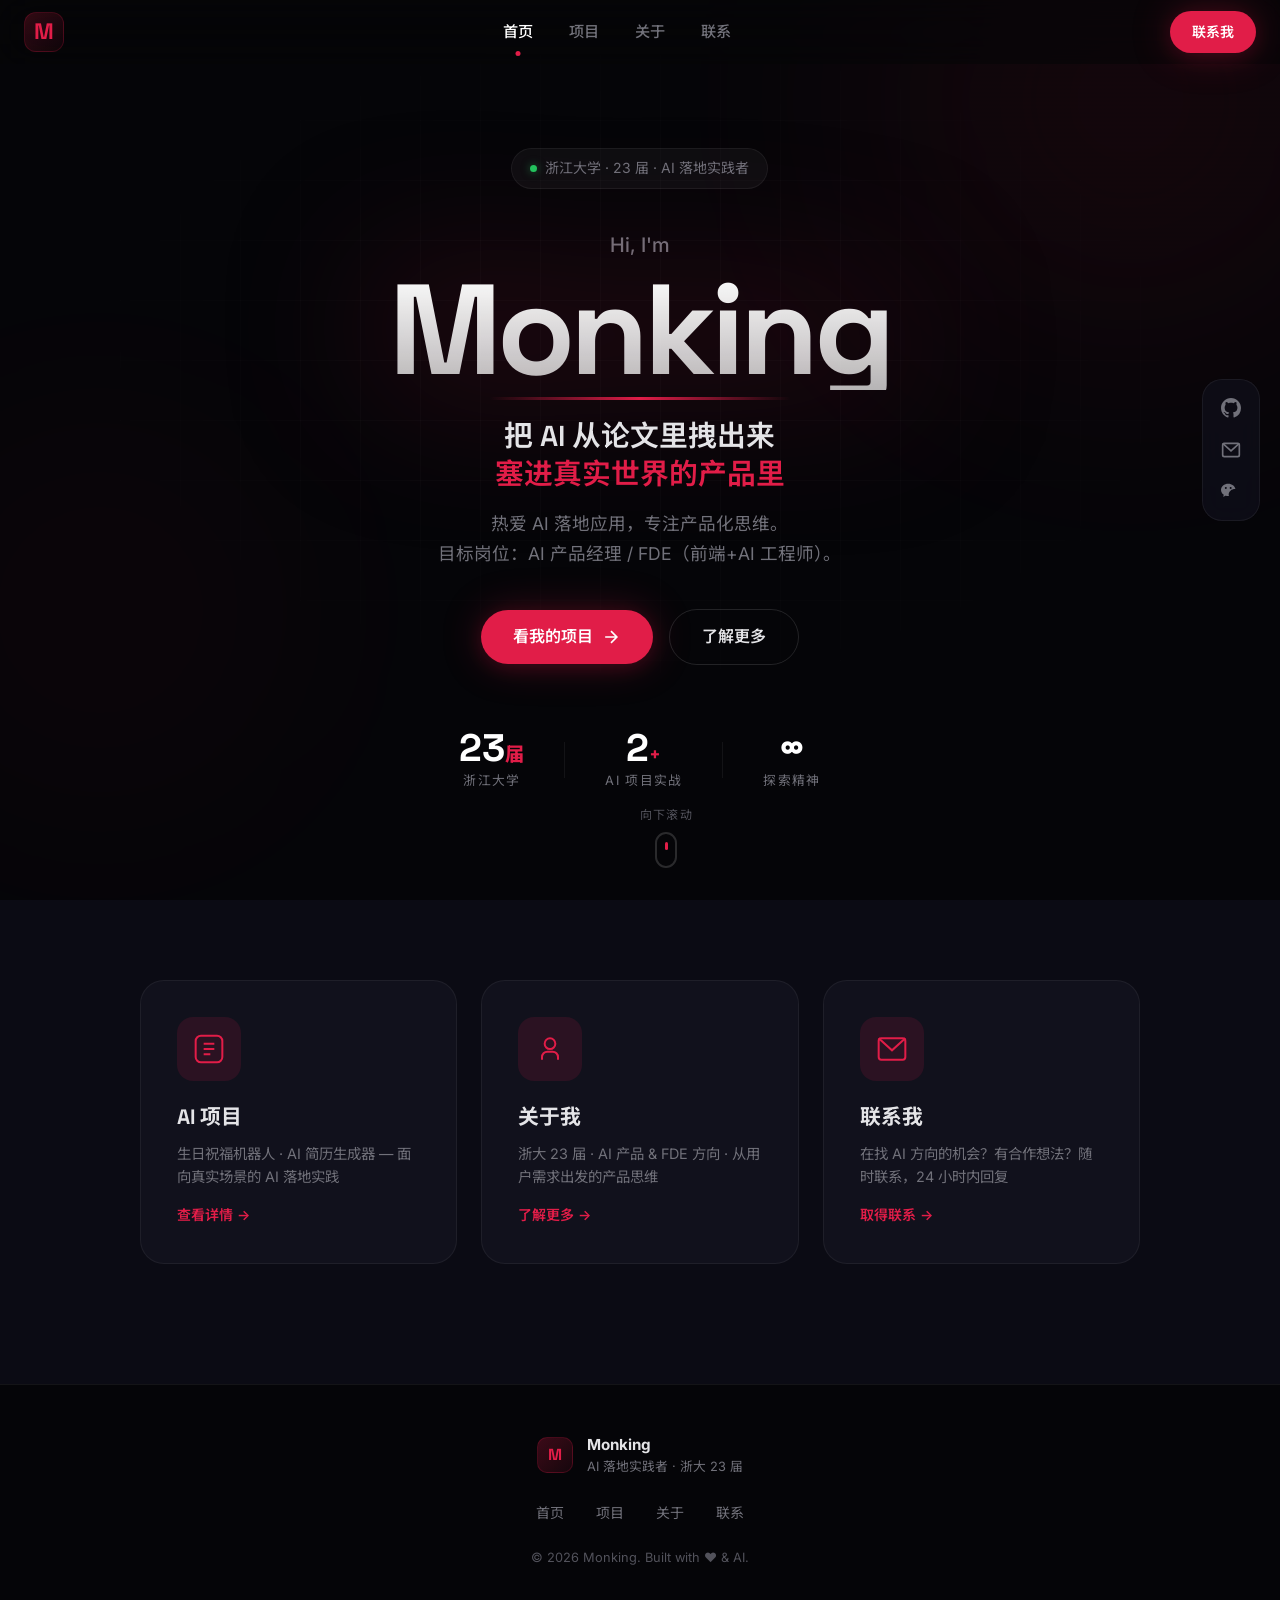
<file: index.html>
<!DOCTYPE html>
<html lang="zh-CN">
<head>
  <meta charset="UTF-8" />
  <meta name="viewport" content="width=device-width, initial-scale=1.0" />
  <title>Monking — AI 产品 & 落地实践</title>
  <meta name="description" content="Monking · 浙江大学 23 届 · AI 产品经理 & 前端工程师 · 专注于 AI 落地应用" />
  <link rel="preconnect" href="https://fonts.googleapis.com" />
  <link rel="preconnect" href="https://fonts.gstatic.com" crossorigin />
  <link href="https://fonts.googleapis.com/css2?family=Inter:wght@400;500;600;700;800;900&family=Noto+Sans+SC:wght@400;500;700;900&family=Space+Grotesk:wght@400;500;600;700&family=JetBrains+Mono:wght@400;500&display=swap" rel="stylesheet" />
  <link rel="stylesheet" href="styles.css" />
</head>
<body>

  <!-- ═══════════════════════════ NAVIGATION ═══════════════════════════ -->
  <header id="navbar">
    <div class="nav-glass"></div>
    <div class="nav-inner">
      <a href="index.html" class="nav-logo group">
        <div class="logo-glow"></div>
        <span class="logo-text">M</span>
      </a>
      <nav class="nav-links">
        <a href="index.html" class="nav-link active">
          首页<span class="nav-dot"></span>
        </a>
        <a href="projects.html" class="nav-link">
          项目<span class="nav-dot"></span>
        </a>
        <a href="about.html" class="nav-link">
          关于<span class="nav-dot"></span>
        </a>
        <a href="contact.html" class="nav-link">
          联系<span class="nav-dot"></span>
        </a>
      </nav>
      <div class="nav-actions">
        <a href="contact.html" class="btn btn-primary btn-sm">联系我</a>
        <button class="menu-toggle" aria-label="菜单">
          <span></span><span></span><span></span>
        </button>
      </div>
    </div>
  </header>

  <!-- ═══════════════════════════ SIDE SOCIAL ═══════════════════════════ -->
  <aside class="side-social">
    <a href="https://github.com/Monking-peng" target="_blank" rel="noreferrer" class="side-social-link" aria-label="GitHub">
      <svg viewBox="0 0 24 24" fill="currentColor"><path d="M12 0C5.37 0 0 5.37 0 12c0 5.31 3.435 9.795 8.205 11.385.6.105.825-.255.825-.57 0-.285-.015-1.23-.015-2.235-3.015.555-3.795-.735-4.035-1.41-.135-.345-.72-1.41-1.23-1.695-.42-.225-1.02-.78-.015-.795.945-.015 1.62.87 1.845 1.23 1.08 1.815 2.805 1.305 3.495.99.105-.78.42-1.305.765-1.605-2.67-.3-5.46-1.335-5.46-5.925 0-1.305.465-2.385 1.23-3.225-.12-.3-.54-1.53.12-3.18 0 0 1.005-.315 3.3 1.23.96-.27 1.98-.405 3-.405s2.04.135 3 .405c2.295-1.56 3.3-1.23 3.3-1.23.66 1.65.24 2.88.12 3.18.765.84 1.23 1.905 1.23 3.225 0 4.605-2.805 5.625-5.475 5.925.435.375.81 1.095.81 2.22 0 1.605-.015 2.895-.015 3.3 0 .315.225.69.825.57A12.02 12.02 0 0024 12c0-6.63-5.37-12-12-12z"/></svg>
    </a>
    <a href="mailto:2231077081@qq.com" class="side-social-link" aria-label="Email">
      <svg viewBox="0 0 24 24" fill="none" stroke="currentColor" stroke-width="2"><rect x="2" y="4" width="20" height="16" rx="2"/><path d="M22 4L12 13 2 4"/></svg>
    </a>
    <a href="#" class="side-social-link" aria-label="微信">
      <svg viewBox="0 0 24 24" fill="currentColor"><path d="M8.691 2.188C3.891 2.188 0 5.476 0 9.53c0 2.212 1.17 4.203 3.002 5.55a.59.59 0 01.213.665l-.39 1.48c-.019.07-.048.141-.048.213 0 .163.13.295.29.295a.326.326 0 00.167-.054l1.903-1.114a.864.864 0 01.717-.098 10.16 10.16 0 002.837.403c.276 0 .543-.027.811-.05-.857-2.578.157-4.972 1.932-6.446 1.703-1.415 3.882-1.98 5.853-1.838-.576-3.583-4.196-6.348-8.596-6.348zM5.785 5.991c.642 0 1.162.529 1.162 1.18a1.17 1.17 0 01-1.162 1.178A1.17 1.17 0 014.623 7.17c0-.651.52-1.18 1.162-1.18zm5.813 0c.642 0 1.162.529 1.162 1.18a1.17 1.17 0 01-1.162 1.178 1.17 1.17 0 01-1.162-1.178c0-.651.52-1.18 1.162-1.18z"/></svg>
    </a>
  </aside>

  <main>
    <!-- ═══════════════════════════ HERO ═══════════════════════════ -->
    <section id="hero" class="hero">
      <div class="hero-bg">
        <div class="hero-grid"></div>
        <div class="hero-orb hero-orb-1"></div>
        <div class="hero-orb hero-orb-2"></div>
        <div class="hero-scanline"></div>
      </div>

      <div class="hero-content">
        <div class="hero-badge">
          <span class="badge-dot"></span>
          <span>浙江大学 · 23 届 · AI 落地实践者</span>
        </div>

        <h1 class="hero-name">
          <span class="hero-greeting">Hi, I'm</span>
          <span class="hero-name-text">Monking</span>
          <span class="hero-name-glow"></span>
        </h1>

        <p class="hero-punchline">
          把 AI 从论文里拽出来<br />
          <span class="text-red">塞进真实世界的产品里</span>
        </p>

        <p class="hero-desc">
          热爱 AI 落地应用，专注产品化思维。<br />
          目标岗位：AI 产品经理 / FDE（前端+AI 工程师）。
        </p>

        <div class="hero-ctas">
          <a href="projects.html" class="btn btn-primary">
            <span>看我的项目</span>
            <svg width="20" height="20" viewBox="0 0 24 24" fill="none" stroke="currentColor" stroke-width="2"><path d="M19 12H5m7-7 7 7-7 7"/></svg>
          </a>
          <a href="about.html" class="btn btn-ghost">了解更多</a>
        </div>

        <div class="hero-stats">
          <div class="stat">
            <span class="stat-num">23<span class="stat-unit">届</span></span>
            <span class="stat-label">浙江大学</span>
          </div>
          <div class="stat-divider"></div>
          <div class="stat">
            <span class="stat-num">2<span class="stat-unit">+</span></span>
            <span class="stat-label">AI 项目实战</span>
          </div>
          <div class="stat-divider"></div>
          <div class="stat">
            <span class="stat-num">∞</span>
            <span class="stat-label">探索精神</span>
          </div>
        </div>
      </div>

      <div class="scroll-indicator">
        <span>向下滚动</span>
        <div class="scroll-mouse">
          <div class="scroll-wheel"></div>
        </div>
      </div>
    </section>

    <!-- ═══════════════════════════ OVERVIEW ═══════════════════════════ -->
    <section class="home-overview">
      <div class="overview-grid">
        <a href="projects.html" class="overview-card group">
          <div class="overview-card-icon">
            <svg width="32" height="32" viewBox="0 0 24 24" fill="none" stroke="currentColor" stroke-width="1.5">
              <rect x="2" y="2" width="20" height="20" rx="4"/>
              <path d="M8 8h8M8 12h8M8 16h5"/>
            </svg>
          </div>
          <h3>AI 项目</h3>
          <p>生日祝福机器人 · AI 简历生成器 — 面向真实场景的 AI 落地实践</p>
          <span class="overview-card-link">查看详情 →</span>
        </a>

        <a href="about.html" class="overview-card group">
          <div class="overview-card-icon">
            <svg width="32" height="32" viewBox="0 0 24 24" fill="none" stroke="currentColor" stroke-width="1.5">
              <circle cx="12" cy="8" r="4"/>
              <path d="M6 20v-2a4 4 0 014-4h4a4 4 0 014 4v2"/>
            </svg>
          </div>
          <h3>关于我</h3>
          <p>浙大 23 届 · AI 产品 & FDE 方向 · 从用户需求出发的产品思维</p>
          <span class="overview-card-link">了解更多 →</span>
        </a>

        <a href="contact.html" class="overview-card group">
          <div class="overview-card-icon">
            <svg width="32" height="32" viewBox="0 0 24 24" fill="none" stroke="currentColor" stroke-width="1.5">
              <rect x="2" y="4" width="20" height="16" rx="2"/>
              <path d="M22 4L12 13 2 4"/>
            </svg>
          </div>
          <h3>联系我</h3>
          <p>在找 AI 方向的机会？有合作想法？随时联系，24 小时内回复</p>
          <span class="overview-card-link">取得联系 →</span>
        </a>
      </div>
    </section>
  </main>

  <!-- ═══════════════════════════ FOOTER ═══════════════════════════ -->
  <footer class="footer">
    <div class="footer-inner">
      <div class="footer-brand">
        <span class="footer-logo">M</span>
        <div>
          <p class="footer-name">Monking</p>
          <p class="footer-tagline">AI 落地实践者 · 浙大 23 届</p>
        </div>
      </div>
      <div class="footer-links">
        <a href="index.html">首页</a>
        <a href="projects.html">项目</a>
        <a href="about.html">关于</a>
        <a href="contact.html">联系</a>
      </div>
      <p class="footer-copy">© 2026 Monking. Built with ❤️ & AI.</p>
    </div>
  </footer>

  <script src="script.js"></script>
</body>
</html>
</file>
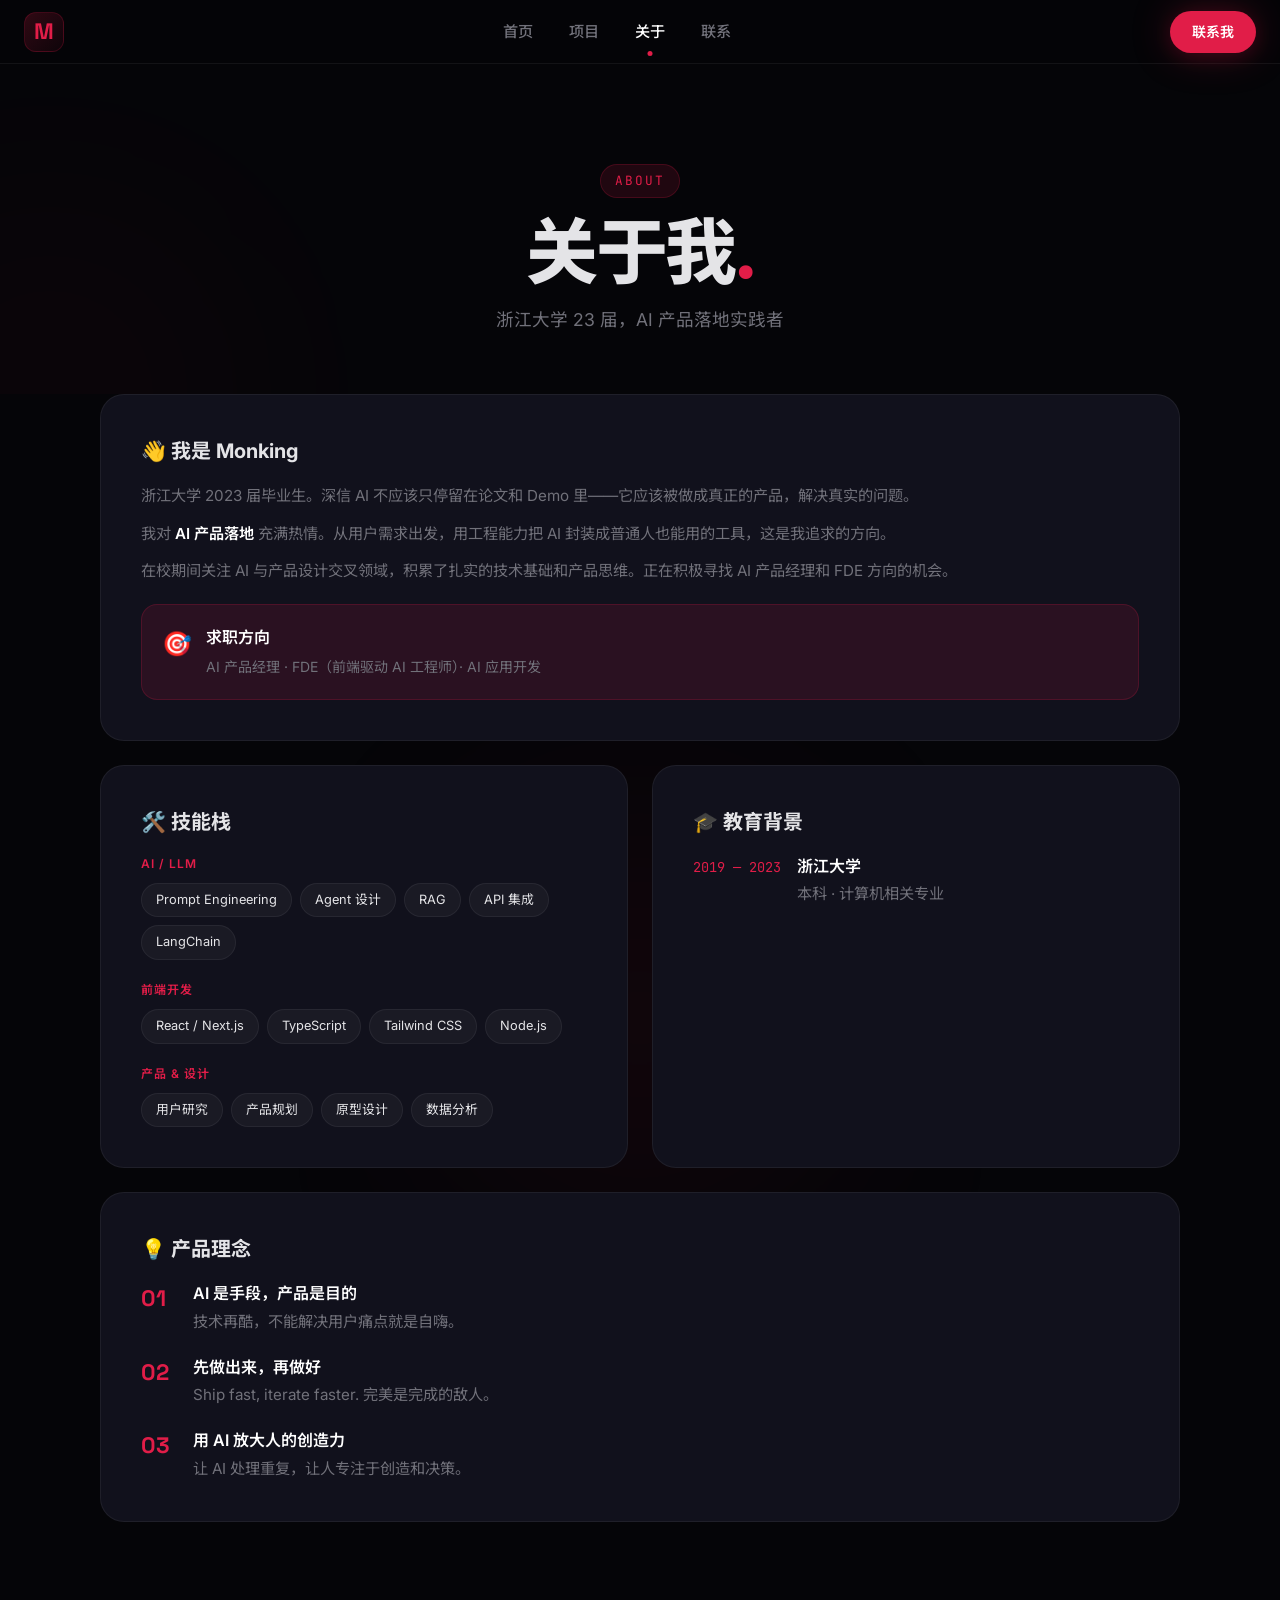
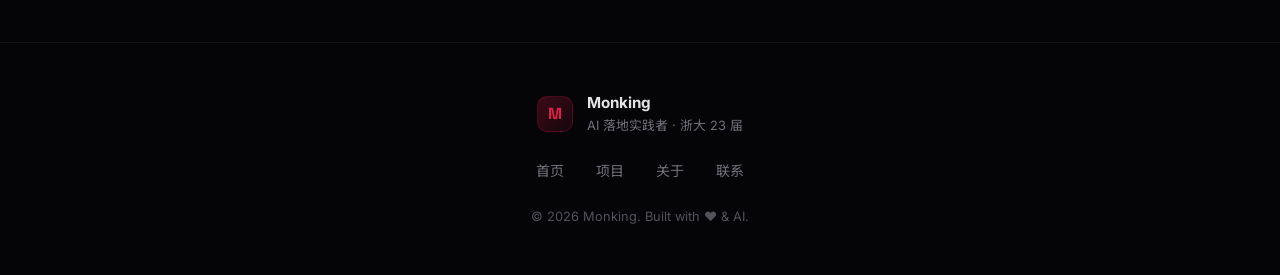
<file: about.html>
<!DOCTYPE html>
<html lang="zh-CN">
<head>
  <meta charset="UTF-8" />
  <meta name="viewport" content="width=device-width, initial-scale=1.0" />
  <title>关于 — Monking</title>
  <meta name="description" content="了解 Monking：浙大 23 届，AI 产品经理 & FDE 方向，热爱 AI 落地应用" />
  <link rel="preconnect" href="https://fonts.googleapis.com" />
  <link rel="preconnect" href="https://fonts.gstatic.com" crossorigin />
  <link href="https://fonts.googleapis.com/css2?family=Inter:wght@400;500;600;700;800;900&family=Noto+Sans+SC:wght@400;500;700;900&family=Space+Grotesk:wght@400;500;600;700&family=JetBrains+Mono:wght@400;500&display=swap" rel="stylesheet" />
  <link rel="stylesheet" href="styles.css" />
</head>
<body class="page-inner">

  <!-- ═══════════════════════════ NAVIGATION ═══════════════════════════ -->
  <header id="navbar" class="scrolled">
    <div class="nav-glass"></div>
    <div class="nav-inner">
      <a href="index.html" class="nav-logo group">
        <div class="logo-glow"></div>
        <span class="logo-text">M</span>
      </a>
      <nav class="nav-links">
        <a href="index.html" class="nav-link">首页<span class="nav-dot"></span></a>
        <a href="projects.html" class="nav-link">项目<span class="nav-dot"></span></a>
        <a href="about.html" class="nav-link active">关于<span class="nav-dot"></span></a>
        <a href="contact.html" class="nav-link">联系<span class="nav-dot"></span></a>
      </nav>
      <div class="nav-actions">
        <a href="contact.html" class="btn btn-primary btn-sm">联系我</a>
        <button class="menu-toggle" aria-label="菜单">
          <span></span><span></span><span></span>
        </button>
      </div>
    </div>
  </header>

  <main>
    <!-- ═══════════════════════════ PAGE HEADER ═══════════════════════════ -->
    <section class="page-hero">
      <div class="page-hero-bg">
        <div class="hero-orb hero-orb-2" style="bottom:-200px;left:-150px;"></div>
      </div>
      <div class="page-hero-content">
        <span class="section-eyebrow">About</span>
        <h1 class="page-hero-title">关于我<span class="text-red">.</span></h1>
        <p class="page-hero-desc">浙江大学 23 届，AI 产品落地实践者</p>
      </div>
    </section>

    <!-- ═══════════════════════════ ABOUT CONTENT ═══════════════════════════ -->
    <section class="about about-page">
      <div class="about-bg-orb"></div>

      <div class="about-grid">
        <!-- Bio -->
        <div class="about-card about-bio">
          <div class="about-card-accent"></div>
          <h3>👋 我是 Monking</h3>
          <p>
            浙江大学 2023 届毕业生。深信 AI 不应该只停留在论文和 Demo 里——它应该被做成真正的产品，解决真实的问题。
          </p>
          <p>
            我对 <strong>AI 产品落地</strong> 充满热情。从用户需求出发，用工程能力把 AI 封装成普通人也能用的工具，这是我追求的方向。
          </p>
          <p>
            在校期间关注 AI 与产品设计交叉领域，积累了扎实的技术基础和产品思维。正在积极寻找 AI 产品经理和 FDE 方向的机会。
          </p>
          <div class="about-highlight">
            <span class="highlight-icon">🎯</span>
            <div>
              <strong>求职方向</strong>
              <p>AI 产品经理 · FDE（前端驱动 AI 工程师）· AI 应用开发</p>
            </div>
          </div>
        </div>

        <!-- Skills -->
        <div class="about-card about-skills">
          <div class="about-card-accent"></div>
          <h3>🛠️ 技能栈</h3>
          <div class="skills-grid">
            <div class="skill-group">
              <span class="skill-group-label">AI / LLM</span>
              <div class="skill-tags">
                <span class="skill-tag">Prompt Engineering</span>
                <span class="skill-tag">Agent 设计</span>
                <span class="skill-tag">RAG</span>
                <span class="skill-tag">API 集成</span>
                <span class="skill-tag">LangChain</span>
              </div>
            </div>
            <div class="skill-group">
              <span class="skill-group-label">前端开发</span>
              <div class="skill-tags">
                <span class="skill-tag">React / Next.js</span>
                <span class="skill-tag">TypeScript</span>
                <span class="skill-tag">Tailwind CSS</span>
                <span class="skill-tag">Node.js</span>
              </div>
            </div>
            <div class="skill-group">
              <span class="skill-group-label">产品 & 设计</span>
              <div class="skill-tags">
                <span class="skill-tag">用户研究</span>
                <span class="skill-tag">产品规划</span>
                <span class="skill-tag">原型设计</span>
                <span class="skill-tag">数据分析</span>
              </div>
            </div>
          </div>
        </div>

        <!-- Education -->
        <div class="about-card about-edu">
          <div class="about-card-accent"></div>
          <h3>🎓 教育背景</h3>
          <div class="edu-item">
            <div class="edu-year">2019 — 2023</div>
            <div class="edu-info">
              <strong>浙江大学</strong>
              <p>本科 · 计算机相关专业</p>
            </div>
          </div>
        </div>

        <!-- Philosophy -->
        <div class="about-card about-philosophy">
          <div class="about-card-accent"></div>
          <h3>💡 产品理念</h3>
          <div class="philosophy-list">
            <div class="philosophy-item">
              <span class="philosophy-num">01</span>
              <div>
                <strong>AI 是手段，产品是目的</strong>
                <p>技术再酷，不能解决用户痛点就是自嗨。</p>
              </div>
            </div>
            <div class="philosophy-item">
              <span class="philosophy-num">02</span>
              <div>
                <strong>先做出来，再做好</strong>
                <p>Ship fast, iterate faster. 完美是完成的敌人。</p>
              </div>
            </div>
            <div class="philosophy-item">
              <span class="philosophy-num">03</span>
              <div>
                <strong>用 AI 放大人的创造力</strong>
                <p>让 AI 处理重复，让人专注于创造和决策。</p>
              </div>
            </div>
          </div>
        </div>
      </div>
    </section>
  </main>

  <!-- ═══════════════════════════ FOOTER ═══════════════════════════ -->
  <footer class="footer">
    <div class="footer-inner">
      <div class="footer-brand">
        <span class="footer-logo">M</span>
        <div>
          <p class="footer-name">Monking</p>
          <p class="footer-tagline">AI 落地实践者 · 浙大 23 届</p>
        </div>
      </div>
      <div class="footer-links">
        <a href="index.html">首页</a>
        <a href="projects.html">项目</a>
        <a href="about.html">关于</a>
        <a href="contact.html">联系</a>
      </div>
      <p class="footer-copy">© 2026 Monking. Built with ❤️ & AI.</p>
    </div>
  </footer>

  <script src="script.js"></script>
</body>
</html>
</file>
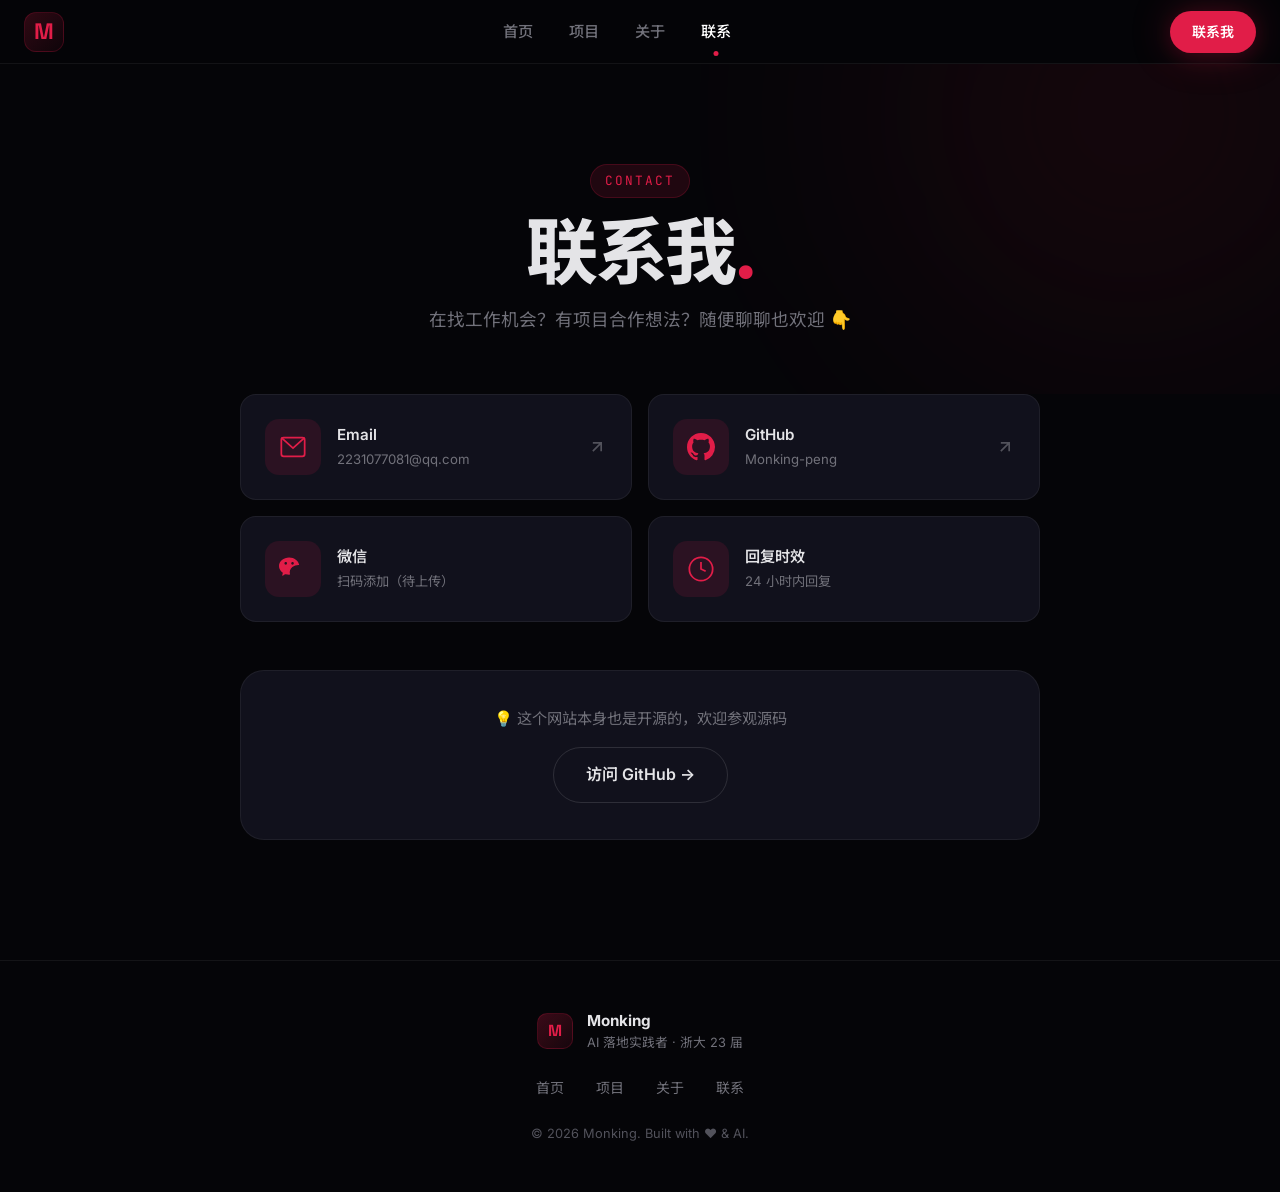
<file: contact.html>
<!DOCTYPE html>
<html lang="zh-CN">
<head>
  <meta charset="UTF-8" />
  <meta name="viewport" content="width=device-width, initial-scale=1.0" />
  <title>联系 — Monking</title>
  <meta name="description" content="联系 Monking：AI 产品 & FDE 方向求职中，欢迎联系" />
  <link rel="preconnect" href="https://fonts.googleapis.com" />
  <link rel="preconnect" href="https://fonts.gstatic.com" crossorigin />
  <link href="https://fonts.googleapis.com/css2?family=Inter:wght@400;500;600;700;800;900&family=Noto+Sans+SC:wght@400;500;700;900&family=Space+Grotesk:wght@400;500;600;700&family=JetBrains+Mono:wght@400;500&display=swap" rel="stylesheet" />
  <link rel="stylesheet" href="styles.css" />
</head>
<body class="page-inner">

  <!-- ═══════════════════════════ NAVIGATION ═══════════════════════════ -->
  <header id="navbar" class="scrolled">
    <div class="nav-glass"></div>
    <div class="nav-inner">
      <a href="index.html" class="nav-logo group">
        <div class="logo-glow"></div>
        <span class="logo-text">M</span>
      </a>
      <nav class="nav-links">
        <a href="index.html" class="nav-link">首页<span class="nav-dot"></span></a>
        <a href="projects.html" class="nav-link">项目<span class="nav-dot"></span></a>
        <a href="about.html" class="nav-link">关于<span class="nav-dot"></span></a>
        <a href="contact.html" class="nav-link active">联系<span class="nav-dot"></span></a>
      </nav>
      <div class="nav-actions">
        <a href="contact.html" class="btn btn-primary btn-sm">联系我</a>
        <button class="menu-toggle" aria-label="菜单">
          <span></span><span></span><span></span>
        </button>
      </div>
    </div>
  </header>

  <main>
    <!-- ═══════════════════════════ PAGE HEADER ═══════════════════════════ -->
    <section class="page-hero">
      <div class="page-hero-bg">
        <div class="hero-orb hero-orb-1" style="top:-250px;right:-150px;"></div>
      </div>
      <div class="page-hero-content">
        <span class="section-eyebrow">Contact</span>
        <h1 class="page-hero-title">联系我<span class="text-red">.</span></h1>
        <p class="page-hero-desc">在找工作机会？有项目合作想法？随便聊聊也欢迎 👇</p>
      </div>
    </section>

    <!-- ═══════════════════════════ CONTACT ═══════════════════════════ -->
    <section class="contact contact-page">
      <div class="contact-grid">
        <a href="mailto:2231077081@qq.com" class="contact-card group">
          <div class="contact-card-icon">
            <svg width="28" height="28" viewBox="0 0 24 24" fill="none" stroke="currentColor" stroke-width="1.5">
              <rect x="2" y="4" width="20" height="16" rx="2"/>
              <path d="M22 4L12 13 2 4"/>
            </svg>
          </div>
          <div class="contact-card-info">
            <h4>Email</h4>
            <span>2231077081@qq.com</span>
          </div>
          <svg class="contact-card-arrow" width="20" height="20" viewBox="0 0 24 24" fill="none" stroke="currentColor" stroke-width="2"><path d="M7 17L17 7M7 7h10v10"/></svg>
        </a>

        <a href="https://github.com/Monking-peng" target="_blank" rel="noreferrer" class="contact-card group">
          <div class="contact-card-icon">
            <svg width="28" height="28" viewBox="0 0 24 24" fill="currentColor">
              <path d="M12 0C5.37 0 0 5.37 0 12c0 5.31 3.435 9.795 8.205 11.385.6.105.825-.255.825-.57 0-.285-.015-1.23-.015-2.235-3.015.555-3.795-.735-4.035-1.41-.135-.345-.72-1.41-1.23-1.695-.42-.225-1.02-.78-.015-.795.945-.015 1.62.87 1.845 1.23 1.08 1.815 2.805 1.305 3.495.99.105-.78.42-1.305.765-1.605-2.67-.3-5.46-1.335-5.46-5.925 0-1.305.465-2.385 1.23-3.225-.12-.3-.54-1.53.12-3.18 0 0 1.005-.315 3.3 1.23.96-.27 1.98-.405 3-.405s2.04.135 3 .405c2.295-1.56 3.3-1.23 3.3-1.23.66 1.65.24 2.88.12 3.18.765.84 1.23 1.905 1.23 3.225 0 4.605-2.805 5.625-5.475 5.925.435.375.81 1.095.81 2.22 0 1.605-.015 2.895-.015 3.3 0 .315.225.69.825.57A12.02 12.02 0 0024 12c0-6.63-5.37-12-12-12z"/>
            </svg>
          </div>
          <div class="contact-card-info">
            <h4>GitHub</h4>
            <span>Monking-peng</span>
          </div>
          <svg class="contact-card-arrow" width="20" height="20" viewBox="0 0 24 24" fill="none" stroke="currentColor" stroke-width="2"><path d="M7 17L17 7M7 7h10v10"/></svg>
        </a>

        <div class="contact-card contact-wechat">
          <div class="contact-card-icon">
            <svg width="28" height="28" viewBox="0 0 24 24" fill="currentColor">
              <path d="M8.691 2.188C3.891 2.188 0 5.476 0 9.53c0 2.212 1.17 4.203 3.002 5.55a.59.59 0 01.213.665l-.39 1.48c-.019.07-.048.141-.048.213 0 .163.13.295.29.295a.326.326 0 00.167-.054l1.903-1.114a.864.864 0 01.717-.098 10.16 10.16 0 002.837.403c.276 0 .543-.027.811-.05-.857-2.578.157-4.972 1.932-6.446 1.703-1.415 3.882-1.98 5.853-1.838-.576-3.583-4.196-6.348-8.596-6.348zM5.785 5.991c.642 0 1.162.529 1.162 1.18a1.17 1.17 0 01-1.162 1.178A1.17 1.17 0 014.623 7.17c0-.651.52-1.18 1.162-1.18zm5.813 0c.642 0 1.162.529 1.162 1.18a1.17 1.17 0 01-1.162 1.178 1.17 1.17 0 01-1.162-1.178c0-.651.52-1.18 1.162-1.18z"/>
            </svg>
          </div>
          <div class="contact-card-info">
            <h4>微信</h4>
            <span>扫码添加（待上传）</span>
          </div>
        </div>

        <div class="contact-card contact-message">
          <div class="contact-card-icon">
            <svg width="28" height="28" viewBox="0 0 24 24" fill="none" stroke="currentColor" stroke-width="1.5">
              <circle cx="12" cy="12" r="10"/>
              <path d="M12 6v6l4 2"/>
            </svg>
          </div>
          <div class="contact-card-info">
            <h4>回复时效</h4>
            <span>24 小时内回复</span>
          </div>
        </div>
      </div>

      <!-- Extra: open source -->
      <div class="contact-open-source">
        <p>💡 这个网站本身也是开源的，欢迎参观源码</p>
        <a href="https://github.com/Monking-peng" target="_blank" rel="noreferrer" class="btn btn-ghost">访问 GitHub →</a>
      </div>
    </section>
  </main>

  <!-- ═══════════════════════════ FOOTER ═══════════════════════════ -->
  <footer class="footer">
    <div class="footer-inner">
      <div class="footer-brand">
        <span class="footer-logo">M</span>
        <div>
          <p class="footer-name">Monking</p>
          <p class="footer-tagline">AI 落地实践者 · 浙大 23 届</p>
        </div>
      </div>
      <div class="footer-links">
        <a href="index.html">首页</a>
        <a href="projects.html">项目</a>
        <a href="about.html">关于</a>
        <a href="contact.html">联系</a>
      </div>
      <p class="footer-copy">© 2026 Monking. Built with ❤️ & AI.</p>
    </div>
  </footer>

  <script src="script.js"></script>
</body>
</html>
</file>
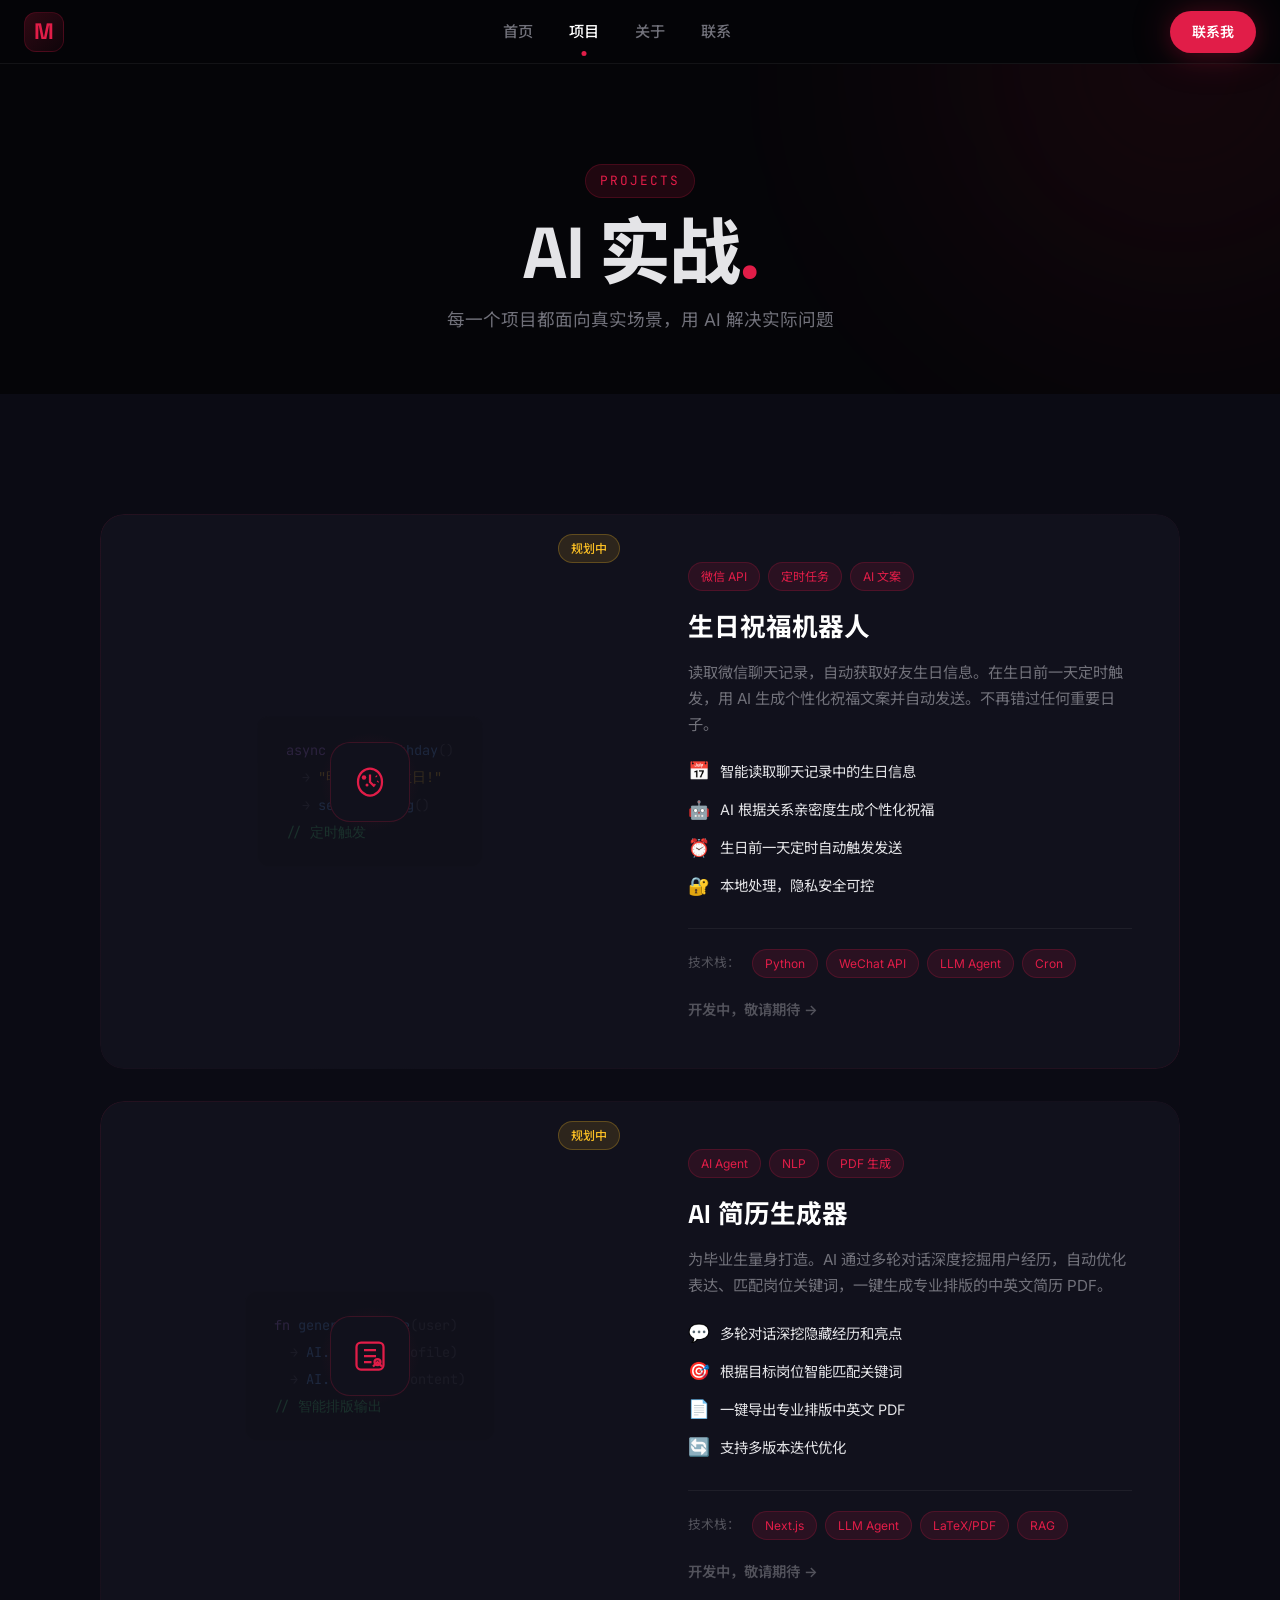
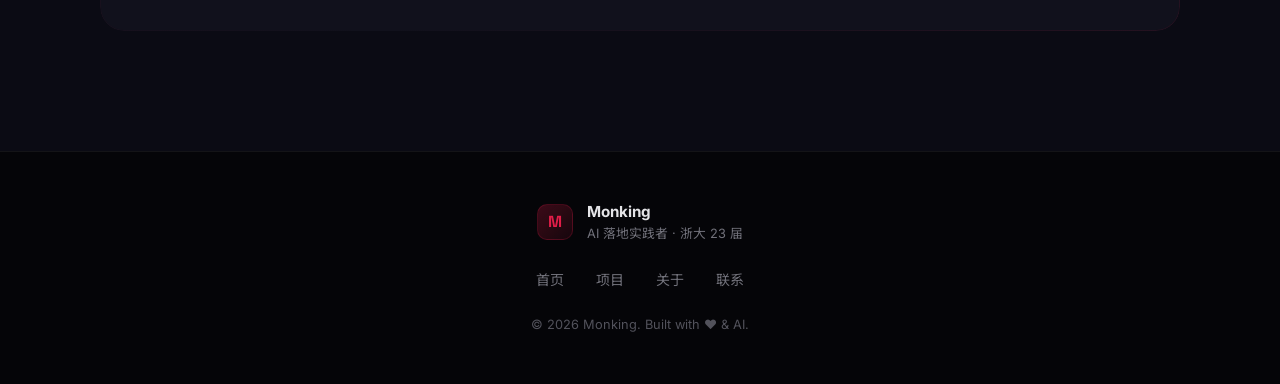
<file: projects.html>
<!DOCTYPE html>
<html lang="zh-CN">
<head>
  <meta charset="UTF-8" />
  <meta name="viewport" content="width=device-width, initial-scale=1.0" />
  <title>项目 — Monking</title>
  <meta name="description" content="Monking 的 AI 实战项目：生日祝福机器人、AI 简历生成器" />
  <link rel="preconnect" href="https://fonts.googleapis.com" />
  <link rel="preconnect" href="https://fonts.gstatic.com" crossorigin />
  <link href="https://fonts.googleapis.com/css2?family=Inter:wght@400;500;600;700;800;900&family=Noto+Sans+SC:wght@400;500;700;900&family=Space+Grotesk:wght@400;500;600;700&family=JetBrains+Mono:wght@400;500&display=swap" rel="stylesheet" />
  <link rel="stylesheet" href="styles.css" />
</head>
<body class="page-inner">

  <!-- ═══════════════════════════ NAVIGATION ═══════════════════════════ -->
  <header id="navbar" class="scrolled">
    <div class="nav-glass"></div>
    <div class="nav-inner">
      <a href="index.html" class="nav-logo group">
        <div class="logo-glow"></div>
        <span class="logo-text">M</span>
      </a>
      <nav class="nav-links">
        <a href="index.html" class="nav-link">首页<span class="nav-dot"></span></a>
        <a href="projects.html" class="nav-link active">项目<span class="nav-dot"></span></a>
        <a href="about.html" class="nav-link">关于<span class="nav-dot"></span></a>
        <a href="contact.html" class="nav-link">联系<span class="nav-dot"></span></a>
      </nav>
      <div class="nav-actions">
        <a href="contact.html" class="btn btn-primary btn-sm">联系我</a>
        <button class="menu-toggle" aria-label="菜单">
          <span></span><span></span><span></span>
        </button>
      </div>
    </div>
  </header>

  <main>
    <!-- ═══════════════════════════ PAGE HEADER ═══════════════════════════ -->
    <section class="page-hero">
      <div class="page-hero-bg">
        <div class="hero-orb hero-orb-1" style="top:-300px;right:-200px;"></div>
      </div>
      <div class="page-hero-content">
        <span class="section-eyebrow">Projects</span>
        <h1 class="page-hero-title">AI 实战<span class="text-red">.</span></h1>
        <p class="page-hero-desc">每一个项目都面向真实场景，用 AI 解决实际问题</p>
      </div>
    </section>

    <!-- ═══════════════════════════ PROJECTS ═══════════════════════════ -->
    <section class="projects">
      <div class="projects-grid">
        <!-- Project 1 -->
        <article class="project-card">
          <div class="project-card-inner">
            <div class="project-visual">
              <div class="project-icon-wrap">
                <div class="project-icon">
                  <svg width="36" height="36" viewBox="0 0 24 24" fill="none" stroke="currentColor" stroke-width="1.5">
                    <path d="M20 12c0 6-4.5 9-8 9s-8-3-8-9 4.5-9 8-9 8 3 8 9z"/>
                    <path d="M12 7v5l3 3"/>
                    <circle cx="8" cy="9" r="1.5" fill="currentColor" stroke="none"/>
                    <circle cx="10" cy="14" r="1" fill="currentColor" stroke="none"/>
                    <path d="M16 8l.5.5M17 12l.5-.5M15 14l.3-.7"/>
                  </svg>
                </div>
                <div class="project-icon-glow"></div>
              </div>
              <div class="project-visual-bg">
                <div class="project-code-chunk">
                  <div class="code-line"><span class="code-keyword">async</span> <span class="code-func">checkBirthday</span>()</div>
                  <div class="code-line indent">→ <span class="code-string">"明天是TA的生日!"</span></div>
                  <div class="code-line indent">→ <span class="code-func">sendBlessing</span>()</div>
                  <div class="code-line"><span class="code-comment">// 定时触发</span></div>
                </div>
              </div>
              <span class="project-status">规划中</span>
            </div>
            <div class="project-info">
              <div class="project-tags">
                <span class="tag">微信 API</span>
                <span class="tag">定时任务</span>
                <span class="tag">AI 文案</span>
              </div>
              <h2 class="project-title">生日祝福机器人</h2>
              <p class="project-desc">
                读取微信聊天记录，自动获取好友生日信息。在生日前一天定时触发，用 AI 生成个性化祝福文案并自动发送。不再错过任何重要日子。
              </p>
              <div class="project-features">
                <div class="feature-item"><span class="feature-icon">📅</span><span>智能读取聊天记录中的生日信息</span></div>
                <div class="feature-item"><span class="feature-icon">🤖</span><span>AI 根据关系亲密度生成个性化祝福</span></div>
                <div class="feature-item"><span class="feature-icon">⏰</span><span>生日前一天定时自动触发发送</span></div>
                <div class="feature-item"><span class="feature-icon">🔐</span><span>本地处理，隐私安全可控</span></div>
              </div>
              <div class="project-tech">
                <span class="project-tech-label">技术栈：</span>
                <span class="tag">Python</span><span class="tag">WeChat API</span><span class="tag">LLM Agent</span><span class="tag">Cron</span>
              </div>
              <span class="project-link disabled" aria-disabled="true">开发中，敬请期待 →</span>
            </div>
          </div>
        </article>

        <!-- Project 2 -->
        <article class="project-card">
          <div class="project-card-inner">
            <div class="project-visual">
              <div class="project-icon-wrap">
                <div class="project-icon">
                  <svg width="36" height="36" viewBox="0 0 24 24" fill="none" stroke="currentColor" stroke-width="1.5">
                    <rect x="3" y="3" width="18" height="18" rx="3"/>
                    <path d="M8 8h8M8 12h8M8 16h5"/>
                    <path d="M14 19l3-3 3 3"/>
                    <circle cx="17" cy="16" r="2"/>
                  </svg>
                </div>
                <div class="project-icon-glow"></div>
              </div>
              <div class="project-visual-bg">
                <div class="project-code-chunk">
                  <div class="code-line"><span class="code-keyword">fn</span> <span class="code-func">generateResume</span>(user)</div>
                  <div class="code-line indent">→ <span class="code-func">AI.analyze</span>(profile)</div>
                  <div class="code-line indent">→ <span class="code-func">AI.optimize</span>(content)</div>
                  <div class="code-line"><span class="code-comment">// 智能排版输出</span></div>
                </div>
              </div>
              <span class="project-status">规划中</span>
            </div>
            <div class="project-info">
              <div class="project-tags">
                <span class="tag">AI Agent</span>
                <span class="tag">NLP</span>
                <span class="tag">PDF 生成</span>
              </div>
              <h2 class="project-title">AI 简历生成器</h2>
              <p class="project-desc">
                为毕业生量身打造。AI 通过多轮对话深度挖掘用户经历，自动优化表达、匹配岗位关键词，一键生成专业排版的中英文简历 PDF。
              </p>
              <div class="project-features">
                <div class="feature-item"><span class="feature-icon">💬</span><span>多轮对话深挖隐藏经历和亮点</span></div>
                <div class="feature-item"><span class="feature-icon">🎯</span><span>根据目标岗位智能匹配关键词</span></div>
                <div class="feature-item"><span class="feature-icon">📄</span><span>一键导出专业排版中英文 PDF</span></div>
                <div class="feature-item"><span class="feature-icon">🔄</span><span>支持多版本迭代优化</span></div>
              </div>
              <div class="project-tech">
                <span class="project-tech-label">技术栈：</span>
                <span class="tag">Next.js</span><span class="tag">LLM Agent</span><span class="tag">LaTeX/PDF</span><span class="tag">RAG</span>
              </div>
              <span class="project-link disabled" aria-disabled="true">开发中，敬请期待 →</span>
            </div>
          </div>
        </article>
      </div>
    </section>
  </main>

  <!-- ═══════════════════════════ FOOTER ═══════════════════════════ -->
  <footer class="footer">
    <div class="footer-inner">
      <div class="footer-brand">
        <span class="footer-logo">M</span>
        <div>
          <p class="footer-name">Monking</p>
          <p class="footer-tagline">AI 落地实践者 · 浙大 23 届</p>
        </div>
      </div>
      <div class="footer-links">
        <a href="index.html">首页</a>
        <a href="projects.html">项目</a>
        <a href="about.html">关于</a>
        <a href="contact.html">联系</a>
      </div>
      <p class="footer-copy">© 2026 Monking. Built with ❤️ & AI.</p>
    </div>
  </footer>

  <script src="script.js"></script>
</body>
</html>
</file>
<file: styles.css>
/* ═══════════════════════════════════════════════════════
   Monking Portfolio — Dark Red+Black Theme
   ═══════════════════════════════════════════════════════ */

/* ── Reset & Base ─────────────────────────────────── */
*, *::before, *::after { box-sizing: border-box; margin: 0; padding: 0; }
html { scroll-behavior: smooth; scrollbar-width: thin; scrollbar-color: #e11d48 #0c0c14; }
body {
  font-family: 'Inter', 'Noto Sans SC', system-ui, -apple-system, sans-serif;
  background: #050508;
  color: #e4e4e7;
  line-height: 1.6;
  overflow-x: hidden;
  -webkit-font-smoothing: antialiased;
}

/* Selection */
::selection { background: rgba(225, 29, 72, 0.4); color: #fff; }

/* Links */
a { color: inherit; text-decoration: none; }

/* Focus */
:focus-visible { outline: 2px solid #e11d48; outline-offset: 3px; border-radius: 4px; }

/* ── CSS Variables ────────────────────────────────── */
:root {
  --bg-deep:    #050508;
  --bg-surface: #0b0b14;
  --bg-card:    #11111c;
  --bg-card-hover: #181826;
  --red:        #e11d48;
  --red-glow:   #f43f5e;
  --red-dim:    #9f1239;
  --red-glass:  rgba(225, 29, 72, 0.12);
  --red-glass-hover: rgba(225, 29, 72, 0.2);
  --text:       #e4e4e7;
  --text-muted: #71717a;
  --text-dim:   #52525b;
  --border:     rgba(255,255,255,0.06);
  --border-red: rgba(225, 29, 72, 0.2);
  --radius:     16px;
  --radius-lg:  24px;
  --radius-xl:  32px;
  --font-display: 'Space Grotesk', 'Inter', 'Noto Sans SC', sans-serif;
  --font-mono:  'JetBrains Mono', monospace;
}

/* ── Utility Classes ──────────────────────────────── */
.text-red { color: var(--red); }
.group:hover .group-hover\:text-red { color: var(--red); }

/* ── Buttons ──────────────────────────────────────── */
.btn {
  display: inline-flex; align-items: center; gap: 8px;
  padding: 14px 32px; border-radius: 9999px;
  font-weight: 600; font-size: 1rem;
  transition: all 0.3s cubic-bezier(0.25, 0.8, 0.25, 1.2);
  cursor: pointer; border: none; position: relative; overflow: hidden;
}
.btn-sm { padding: 10px 22px; font-size: 0.875rem; }
.btn-primary {
  background: var(--red); color: #fff;
  box-shadow: 0 0 40px rgba(225, 29, 72, 0.25), 0 4px 20px rgba(225, 29, 72, 0.15);
}
.btn-primary:hover {
  transform: translateY(-2px);
  box-shadow: 0 0 60px rgba(225, 29, 72, 0.4), 0 8px 30px rgba(225, 29, 72, 0.25);
  background: #e8395c;
}
.btn-ghost {
  background: transparent; color: var(--text);
  border: 1px solid rgba(255,255,255,0.12);
}
.btn-ghost:hover {
  border-color: var(--red);
  color: var(--red);
  background: var(--red-glass);
  transform: translateY(-2px);
}

/* ── Section Shared ───────────────────────────────── */
.section-header {
  text-align: center; margin-bottom: 80px;
}
.section-eyebrow {
  display: inline-block; font-family: var(--font-mono); font-size: 0.8rem;
  letter-spacing: 0.15em; text-transform: uppercase;
  color: var(--red); margin-bottom: 16px;
  padding: 6px 14px; border-radius: 9999px;
  background: var(--red-glass); border: 1px solid var(--border-red);
}
.section-title {
  font-family: var(--font-display); font-size: clamp(2.5rem, 6vw, 4rem);
  font-weight: 800; letter-spacing: -0.03em; line-height: 1.1;
  margin-bottom: 16px;
}
.section-desc {
  color: var(--text-muted); font-size: 1.125rem; max-width: 500px; margin: 0 auto;
}

/* ═══════════════════════ NAVIGATION ═════════════════ */
#navbar {
  position: fixed; top: 0; left: 0; right: 0; z-index: 100;
  transition: all 0.3s ease;
}
#navbar.scrolled .nav-glass {
  background: rgba(5,5,8,0.85);
  border-bottom-color: rgba(255,255,255,0.06);
}
.nav-glass {
  position: absolute; inset: 0;
  background: rgba(5,5,8,0.6);
  backdrop-filter: blur(20px); -webkit-backdrop-filter: blur(20px);
  border-bottom: 1px solid transparent;
  transition: all 0.3s ease;
}
.nav-inner {
  position: relative; max-width: 1280px; margin: 0 auto; padding: 0 24px;
  display: flex; align-items: center; justify-content: space-between; height: 64px;
}

/* Logo */
.nav-logo {
  position: relative; width: 40px; height: 40px;
  display: flex; align-items: center; justify-content: center;
  border-radius: 12px;
  background: linear-gradient(135deg, rgba(225,29,72,0.2), rgba(225,29,72,0.05));
  border: 1px solid var(--border-red);
  transition: all 0.3s ease;
}
.nav-logo:hover { transform: scale(1.08); border-color: var(--red); }
.logo-glow {
  position: absolute; inset: -4px; border-radius: 16px;
  background: radial-gradient(circle, rgba(225,29,72,0.3), transparent 70%);
  opacity: 0; transition: opacity 0.3s ease;
}
.nav-logo:hover .logo-glow { opacity: 1; }
.logo-text {
  font-family: var(--font-display); font-size: 1.4rem; font-weight: 800;
  color: var(--red); position: relative; z-index: 1;
}

/* Nav Links */
.nav-links {
  display: none; align-items: center; gap: 36px;
}
@media (min-width: 768px) { .nav-links { display: flex; } }
.nav-link {
  position: relative; font-size: 0.95rem; font-weight: 500;
  color: var(--text-muted); transition: color 0.2s ease; padding: 4px 0;
}
.nav-link:hover,
.nav-link.active { color: #fff; }
.nav-dot {
  position: absolute; bottom: -8px; left: 50%; transform: translateX(-50%);
  width: 5px; height: 5px; border-radius: 50%; background: var(--red);
  opacity: 0; transition: opacity 0.2s ease;
}
.nav-link.active .nav-dot { opacity: 1; }
.nav-link:hover .nav-dot { opacity: 0.6; }

/* Nav actions */
.nav-actions { display: flex; align-items: center; gap: 12px; }

/* Hamburger */
.menu-toggle {
  display: flex; flex-direction: column; gap: 5px;
  background: none; border: none; padding: 8px; cursor: pointer;
}
.menu-toggle span {
  display: block; width: 22px; height: 2px;
  background: var(--text); border-radius: 2px; transition: all 0.3s ease;
}
@media (min-width: 768px) { .menu-toggle { display: none; } }

/* Mobile nav overlay */
.nav-links.mobile-open {
  display: flex; flex-direction: column;
  position: fixed; top: 64px; left: 0; right: 0; bottom: 0;
  background: rgba(5,5,8,0.95); backdrop-filter: blur(20px);
  padding: 40px 24px; gap: 8px; z-index: 99;
}
.nav-links.mobile-open .nav-link {
  font-size: 1.3rem; padding: 14px 0; border-bottom: 1px solid var(--border);
}

/* ═══════════════════════ SIDE SOCIAL ════════════════ */
.side-social {
  position: fixed; right: 20px; top: 50%; transform: translateY(-50%);
  z-index: 90; display: none; flex-direction: column; gap: 2px;
  padding: 8px; border-radius: 20px;
  background: rgba(17,17,28,0.7); backdrop-filter: blur(12px);
  border: 1px solid var(--border);
}
@media (min-width: 1024px) { .side-social { display: flex; } }
.side-social-link {
  display: flex; align-items: center; justify-content: center;
  width: 40px; height: 40px; border-radius: 12px;
  color: var(--text-muted); transition: all 0.2s ease;
}
.side-social-link svg { width: 20px; height: 20px; }
.side-social-link:hover {
  color: var(--red); background: var(--red-glass);
}

/* ═══════════════════════ HERO ═══════════════════════ */
.hero {
  position: relative; min-height: 100vh; display: flex;
  align-items: center; justify-content: center; padding: 120px 24px 80px;
  overflow: hidden;
}

/* Background decorations */
.hero-bg { position: absolute; inset: 0; pointer-events: none; }
.hero-grid {
  position: absolute; inset: 0;
  background-image:
    linear-gradient(rgba(255,255,255,0.02) 1px, transparent 1px),
    linear-gradient(90deg, rgba(255,255,255,0.02) 1px, transparent 1px);
  background-size: 60px 60px;
  mask-image: radial-gradient(ellipse 70% 60% at 50% 40%, black 30%, transparent 70%);
}
.hero-orb {
  position: absolute; border-radius: 50%; filter: blur(120px); opacity: 0.4;
}
.hero-orb-1 {
  width: 600px; height: 600px;
  background: radial-gradient(circle, rgba(225,29,72,0.25), transparent);
  top: -200px; right: -150px;
}
.hero-orb-2 {
  width: 400px; height: 400px;
  background: radial-gradient(circle, rgba(225,29,72,0.15), transparent);
  bottom: 10%; left: -100px;
}
.hero-scanline {
  position: absolute; inset: 0;
  background: repeating-linear-gradient(0deg, transparent, transparent 2px, rgba(0,0,0,0.03) 2px, rgba(0,0,0,0.03) 4px);
  pointer-events: none;
}

/* Hero Content */
.hero-content {
  position: relative; z-index: 2; max-width: 800px; text-align: center;
}
.hero-badge {
  display: inline-flex; align-items: center; gap: 8px;
  padding: 8px 18px; border-radius: 9999px;
  background: rgba(255,255,255,0.04); border: 1px solid var(--border);
  font-size: 0.875rem; color: var(--text-muted); margin-bottom: 40px;
  animation: fadeInUp 0.6s ease both;
}
.badge-dot {
  width: 7px; height: 7px; border-radius: 50%;
  background: #22c55e; box-shadow: 0 0 8px rgba(34,197,94,0.5);
  animation: pulse-dot 2s ease-in-out infinite;
}
@keyframes pulse-dot {
  0%, 100% { opacity: 1; } 50% { opacity: 0.4; }
}

/* Name */
.hero-name {
  position: relative; margin-bottom: 28px; animation: fadeInUp 0.6s 0.1s ease both;
}
.hero-greeting {
  display: block; font-size: 1.25rem; font-weight: 500;
  color: var(--text-muted); margin-bottom: 8px;
}
.hero-name-text {
  display: block; font-family: var(--font-display);
  font-size: clamp(4rem, 12vw, 8rem); font-weight: 900;
  letter-spacing: -0.04em; line-height: 0.95;
  background: linear-gradient(180deg, #fff 0%, rgba(255,255,255,0.7) 100%);
  -webkit-background-clip: text; -webkit-text-fill-color: transparent;
  background-clip: text;
  filter: drop-shadow(0 0 80px rgba(225, 29, 72, 0.5));
}
.hero-name-glow {
  position: absolute; bottom: -10px; left: 50%; transform: translateX(-50%);
  width: 60%; height: 3px;
  background: linear-gradient(90deg, transparent, var(--red), transparent);
  border-radius: 2px;
}

/* Punchline */
.hero-punchline {
  font-family: var(--font-display); font-size: clamp(1.4rem, 3vw, 1.8rem);
  font-weight: 600; line-height: 1.3; margin-bottom: 16px;
  animation: fadeInUp 0.6s 0.2s ease both;
}
.hero-desc {
  font-size: 1.1rem; color: var(--text-muted); line-height: 1.7;
  margin-bottom: 40px; animation: fadeInUp 0.6s 0.3s ease both;
}

/* CTAs */
.hero-ctas {
  display: flex; align-items: center; justify-content: center; gap: 16px;
  flex-wrap: wrap; margin-bottom: 64px; animation: fadeInUp 0.6s 0.4s ease both;
}

/* Stats */
.hero-stats {
  display: flex; align-items: center; justify-content: center; gap: 40px;
  animation: fadeInUp 0.6s 0.5s ease both;
}
.stat { text-align: center; }
.stat-num {
  font-family: var(--font-display); font-size: 2.4rem; font-weight: 800;
  color: #fff; display: block; line-height: 1;
}
.stat-unit { font-size: 1.2rem; color: var(--red); }
.stat-label {
  display: block; font-size: 0.8rem; color: var(--text-muted);
  text-transform: uppercase; letter-spacing: 0.1em; margin-top: 4px;
}
.stat-divider {
  width: 1px; height: 36px; background: var(--border);
}

/* Scroll indicator */
.scroll-indicator {
  position: absolute; bottom: 32px; left: 50%; transform: translateX(-50%);
  display: flex; flex-direction: column; align-items: center; gap: 8px;
  color: var(--text-dim); font-size: 0.75rem; letter-spacing: 0.1em;
  animation: fadeInUp 0.6s 0.7s ease both;
}
.scroll-mouse {
  width: 22px; height: 36px; border-radius: 11px;
  border: 2px solid rgba(255,255,255,0.15);
  display: flex; justify-content: center; padding-top: 8px;
}
.scroll-wheel {
  width: 3px; height: 8px; border-radius: 2px;
  background: var(--red);
  animation: scroll-wheel 2s ease-in-out infinite;
}
@keyframes scroll-wheel {
  0% { transform: translateY(0); opacity: 1; }
  80% { transform: translateY(10px); opacity: 0; }
  100% { transform: translateY(10px); opacity: 0; }
}
@keyframes fadeInUp {
  from { opacity: 0; transform: translateY(20px); }
  to   { opacity: 1; transform: translateY(0); }
}

/* ═══════════════════════ PROJECTS ═══════════════════ */
.projects {
  position: relative; padding: 120px 24px;
  background: var(--bg-surface);
}
.projects-grid {
  max-width: 1080px; margin: 0 auto; display: flex; flex-direction: column; gap: 32px;
}

/* Project Card */
.project-card {
  border-radius: var(--radius-lg); position: relative; overflow: hidden;
}
.project-card::before {
  content: ''; position: absolute; inset: 0; border-radius: inherit;
  background: linear-gradient(135deg, var(--border-red), transparent 50%, var(--border-red));
  padding: 1px; mask: linear-gradient(#fff 0 0) content-box, linear-gradient(#fff 0 0);
  -webkit-mask: linear-gradient(#fff 0 0) content-box, linear-gradient(#fff 0 0);
  mask-composite: exclude; -webkit-mask-composite: xor;
  opacity: 0.5; transition: opacity 0.3s ease;
}
.project-card:hover::before { opacity: 1; }
.project-card-inner {
  background: var(--bg-card); border-radius: inherit;
  display: grid; grid-template-columns: 1fr;
  transition: background 0.3s ease;
}
@media (min-width: 768px) { .project-card-inner { grid-template-columns: 1fr 1fr; } }
.project-card:hover .project-card-inner {
  background: var(--bg-card-hover);
}

/* Project Visual (left side) */
.project-visual {
  position: relative; padding: 48px; display: flex;
  flex-direction: column; align-items: center; justify-content: center;
  min-height: 280px; overflow: hidden;
}
.project-icon-wrap { position: relative; z-index: 2; margin-bottom: 20px; }
.project-icon {
  width: 80px; height: 80px; border-radius: 20px;
  background: var(--bg-card); border: 1px solid var(--border-red);
  display: flex; align-items: center; justify-content: center;
  color: var(--red); position: relative; z-index: 1;
}
.project-icon-glow {
  position: absolute; inset: -10px; border-radius: 30px;
  background: radial-gradient(circle, var(--red-glass), transparent 70%);
  animation: icon-pulse 3s ease-in-out infinite;
}
@keyframes icon-pulse {
  0%, 100% { opacity: 0.4; transform: scale(1); }
  50% { opacity: 0.8; transform: scale(1.08); }
}

.project-visual-bg {
  position: absolute; inset: 0;
  display: flex; align-items: center; justify-content: center;
  opacity: 0.15; font-family: var(--font-mono); font-size: 0.85rem;
  pointer-events: none;
}
.project-code-chunk {
  background: rgba(0,0,0,0.4); padding: 20px 28px; border-radius: 12px;
  border: 1px solid rgba(255,255,255,0.04); line-height: 2;
}
.code-line { color: var(--text-dim); }
.code-line.indent { padding-left: 16px; }
.code-keyword { color: #c084fc; }
.code-func { color: #60a5fa; }
.code-string { color: #fbbf24; }
.code-comment { color: #4ade80; }

.project-status {
  position: absolute; top: 20px; right: 20px; z-index: 3;
  padding: 4px 12px; border-radius: 9999px;
  font-size: 0.75rem; font-weight: 500;
  background: rgba(251,191,36,0.12); color: #fbbf24;
  border: 1px solid rgba(251,191,36,0.25);
}

/* Project Info (right side) */
.project-info {
  padding: 48px; display: flex; flex-direction: column; justify-content: center;
}
.project-tags { display: flex; flex-wrap: wrap; gap: 8px; margin-bottom: 16px; }
.tag {
  padding: 4px 12px; border-radius: 9999px; font-size: 0.75rem;
  background: var(--red-glass); color: var(--red);
  border: 1px solid var(--border-red);
}
.project-title {
  font-family: var(--font-display); font-size: 1.6rem; font-weight: 700;
  margin-bottom: 12px; color: #fff;
}
.project-desc {
  color: var(--text-muted); font-size: 0.95rem; line-height: 1.7; margin-bottom: 20px;
}

/* Feature items */
.project-features { display: flex; flex-direction: column; gap: 10px; margin-bottom: 28px; }
.feature-item {
  display: flex; align-items: center; gap: 10px;
  font-size: 0.9rem; color: var(--text);
}
.feature-icon { font-size: 1.1rem; flex-shrink: 0; }

/* Project link */
.project-link {
  display: inline-flex; align-items: center; gap: 8px;
  font-size: 0.9rem; font-weight: 600; color: var(--red);
  transition: gap 0.2s ease;
}
.project-link:not(.disabled):hover { gap: 12px; }
.project-link.disabled {
  color: var(--text-dim); cursor: default; pointer-events: none;
}

/* ═══════════════════════ ABOUT ══════════════════════ */
.about {
  position: relative; padding: 120px 24px;
  overflow: hidden;
}
.about-bg-orb {
  position: absolute; width: 500px; height: 500px;
  background: radial-gradient(circle, rgba(225,29,72,0.08), transparent);
  top: 50%; left: 50%; transform: translate(-50%, -50%);
  border-radius: 50%; filter: blur(100px); pointer-events: none;
}
.about-grid {
  position: relative; z-index: 1; max-width: 1080px; margin: 0 auto;
  display: grid; grid-template-columns: 1fr; gap: 24px;
}
@media (min-width: 768px) { .about-grid { grid-template-columns: 1fr 1fr; } }

/* About cards */
.about-card {
  position: relative; background: var(--bg-card);
  border: 1px solid var(--border); border-radius: var(--radius-lg);
  padding: 40px; overflow: hidden;
  transition: all 0.3s ease;
}
.about-card:hover { border-color: var(--border-red); background: var(--bg-card-hover); }
.about-card-accent {
  position: absolute; top: 0; left: 0; width: 100%; height: 2px;
  background: linear-gradient(90deg, transparent, var(--red), transparent);
  opacity: 0; transition: opacity 0.3s ease;
}
.about-card:hover .about-card-accent { opacity: 1; }
.about-card h3 { font-size: 1.25rem; font-weight: 700; margin-bottom: 16px; }
.about-card p { color: var(--text-muted); font-size: 0.95rem; line-height: 1.7; margin-bottom: 12px; }
.about-card strong { color: #fff; font-weight: 600; }

/* Bio */
.about-bio { grid-column: 1 / -1; }
.about-highlight {
  display: flex; align-items: flex-start; gap: 14px;
  margin-top: 20px; padding: 20px;
  background: var(--red-glass); border-radius: var(--radius);
  border: 1px solid var(--border-red);
}
.highlight-icon { font-size: 1.5rem; flex-shrink: 0; }
.about-highlight strong { display: block; margin-bottom: 4px; }
.about-highlight p { margin-bottom: 0; font-size: 0.875rem; }

/* Skills */
.skills-grid { display: flex; flex-direction: column; gap: 20px; }
.skill-group-label {
  font-size: 0.75rem; font-weight: 600; text-transform: uppercase;
  letter-spacing: 0.08em; color: var(--red); margin-bottom: 10px; display: block;
}
.skill-tags { display: flex; flex-wrap: wrap; gap: 8px; }
.skill-tag {
  padding: 6px 14px; border-radius: 9999px; font-size: 0.8rem;
  background: rgba(255,255,255,0.04); color: var(--text);
  border: 1px solid var(--border); transition: all 0.2s ease;
}
.skill-tag:hover { border-color: var(--red); color: var(--red); background: var(--red-glass); }

/* Philosophy */
.about-philosophy { grid-column: 1 / -1; }
.philosophy-list { display: flex; flex-direction: column; gap: 20px; }
.philosophy-item { display: flex; gap: 16px; }
.philosophy-num {
  font-family: var(--font-display); font-size: 1.4rem; font-weight: 800;
  color: var(--red); flex-shrink: 0; width: 36px;
}
.philosophy-item strong { display: block; margin-bottom: 2px; }
.philosophy-item p { margin-bottom: 0; }

/* ═══════════════════════ CONTACT ════════════════════ */
.contact {
  padding: 120px 24px;
  background: var(--bg-surface);
}
.contact-grid {
  max-width: 800px; margin: 0 auto;
  display: grid; grid-template-columns: 1fr; gap: 16px;
}
@media (min-width: 640px) { .contact-grid { grid-template-columns: 1fr 1fr; } }

.contact-card {
  display: flex; align-items: center; gap: 16px;
  padding: 24px; border-radius: var(--radius);
  background: var(--bg-card); border: 1px solid var(--border);
  transition: all 0.3s ease; cursor: pointer; position: relative; overflow: hidden;
}
.contact-card:hover {
  border-color: var(--border-red); background: var(--bg-card-hover);
  transform: translateY(-2px);
  box-shadow: 0 8px 30px rgba(0,0,0,0.4);
}
.contact-card-icon {
  width: 56px; height: 56px; border-radius: 14px;
  display: flex; align-items: center; justify-content: center;
  background: var(--red-glass); color: var(--red);
  flex-shrink: 0; transition: all 0.3s ease;
}
.contact-card:hover .contact-card-icon {
  background: rgba(225,29,72,0.25); box-shadow: 0 0 20px rgba(225,29,72,0.2);
}
.contact-card-info { flex: 1; min-width: 0; }
.contact-card-info h4 {
  font-size: 0.95rem; font-weight: 600; margin-bottom: 2px;
}
.contact-card-info span {
  font-size: 0.825rem; color: var(--text-muted);
  overflow: hidden; text-overflow: ellipsis; white-space: nowrap; display: block;
}
.contact-card-arrow {
  color: var(--text-dim); flex-shrink: 0; transition: all 0.3s ease;
}
.contact-card:hover .contact-card-arrow {
  color: var(--red); transform: translate(2px, -2px);
}
.contact-wechat { cursor: default; }

/* ═══════════════════════ FOOTER ═════════════════════ */
.footer {
  border-top: 1px solid var(--border); padding: 48px 24px;
  background: var(--bg-deep);
}
.footer-inner {
  max-width: 1080px; margin: 0 auto;
  display: flex; flex-direction: column; align-items: center; gap: 24px;
}
.footer-brand { display: flex; align-items: center; gap: 14px; }
.footer-logo {
  width: 36px; height: 36px; border-radius: 10px;
  background: linear-gradient(135deg, rgba(225,29,72,0.25), rgba(225,29,72,0.08));
  border: 1px solid var(--border-red);
  display: flex; align-items: center; justify-content: center;
  font-family: var(--font-display); font-weight: 800; font-size: 1rem;
  color: var(--red);
}
.footer-name { font-weight: 700; font-size: 0.95rem; }
.footer-tagline { font-size: 0.8rem; color: var(--text-muted); }
.footer-links { display: flex; gap: 32px; flex-wrap: wrap; justify-content: center; }
.footer-links a { font-size: 0.875rem; color: var(--text-muted); transition: color 0.2s ease; }
.footer-links a:hover { color: var(--red); }
.footer-copy {
  font-size: 0.8rem; color: var(--text-dim); text-align: center;
}

/* ═══════════════════════ INNER PAGES ════════════════ */
.page-inner { padding-top: 64px; }

/* Page Hero (sub-page header) */
.page-hero {
  position: relative; overflow: hidden;
  padding: 100px 24px 60px; text-align: center;
}
.page-hero-bg { position: absolute; inset: 0; pointer-events: none; }
.page-hero-content { position: relative; z-index: 2; max-width: 700px; margin: 0 auto; }
.page-hero-title {
  font-family: var(--font-display);
  font-size: clamp(2.5rem, 7vw, 4.5rem); font-weight: 800;
  letter-spacing: -0.03em; line-height: 1.1; margin-bottom: 12px;
}
.page-hero-desc {
  color: var(--text-muted); font-size: 1.1rem; line-height: 1.6;
}

/* Homepage Overview */
.home-overview {
  padding: 80px 24px 120px;
  background: var(--bg-surface);
}
.overview-grid {
  max-width: 1000px; margin: 0 auto;
  display: grid; grid-template-columns: 1fr; gap: 24px;
}
@media (min-width: 768px) { .overview-grid { grid-template-columns: repeat(3, 1fr); } }
.overview-card {
  display: flex; flex-direction: column;
  padding: 36px; border-radius: var(--radius-lg);
  background: var(--bg-card); border: 1px solid var(--border);
  transition: all 0.3s cubic-bezier(0.25, 0.8, 0.25, 1);
}
.overview-card:hover {
  border-color: var(--border-red); background: var(--bg-card-hover);
  transform: translateY(-4px);
  box-shadow: 0 16px 48px rgba(0,0,0,0.5), 0 0 30px rgba(225,29,72,0.08);
}
.overview-card-icon {
  width: 64px; height: 64px; border-radius: 16px;
  display: flex; align-items: center; justify-content: center;
  background: var(--red-glass); color: var(--red);
  margin-bottom: 20px; transition: all 0.3s ease;
}
.overview-card:hover .overview-card-icon {
  box-shadow: 0 0 24px rgba(225,29,72,0.25);
}
.overview-card h3 {
  font-family: var(--font-display); font-size: 1.3rem; font-weight: 700;
  margin-bottom: 8px;
}
.overview-card p {
  color: var(--text-muted); font-size: 0.9rem; line-height: 1.6;
  flex: 1; margin-bottom: 16px;
}
.overview-card-link {
  font-size: 0.875rem; font-weight: 600; color: var(--red);
}

/* About Page */
.about-page { padding: 0 24px 120px; }
.about-edu { }
.edu-item { display: flex; gap: 16px; }
.edu-year {
  font-family: var(--font-mono); font-size: 0.85rem;
  color: var(--red); white-space: nowrap; padding-top: 3px;
}
.edu-info strong { display: block; margin-bottom: 2px; }
.edu-info p { margin-bottom: 0 !important; }

/* Project tech row */
.project-tech {
  display: flex; align-items: center; flex-wrap: wrap; gap: 8px;
  margin-bottom: 20px; padding-top: 20px;
  border-top: 1px solid var(--border);
}
.project-tech-label {
  font-size: 0.8rem; color: var(--text-dim); margin-right: 4px;
}

/* Contact Page */
.contact-page { padding: 0 24px 120px; background: transparent; }
.contact-message { cursor: default; }
.contact-open-source {
  max-width: 800px; margin: 48px auto 0; text-align: center;
  padding: 36px; border-radius: var(--radius-lg);
  background: var(--bg-card); border: 1px solid var(--border);
}
.contact-open-source p {
  color: var(--text-muted); font-size: 0.95rem; margin-bottom: 16px;
}

/* ═══════════════════════ RESPONSIVE ═════════════════ */
@media (max-width: 480px) {
  .hero-stats { gap: 24px; }
  .stat-num { font-size: 1.8rem; }
  .hero-ctas { flex-direction: column; }
  .btn { width: 100%; justify-content: center; }
  .project-visual { padding: 32px; min-height: 220px; }
  .project-info { padding: 32px; }
  .about-card { padding: 28px; }
}
</file>
